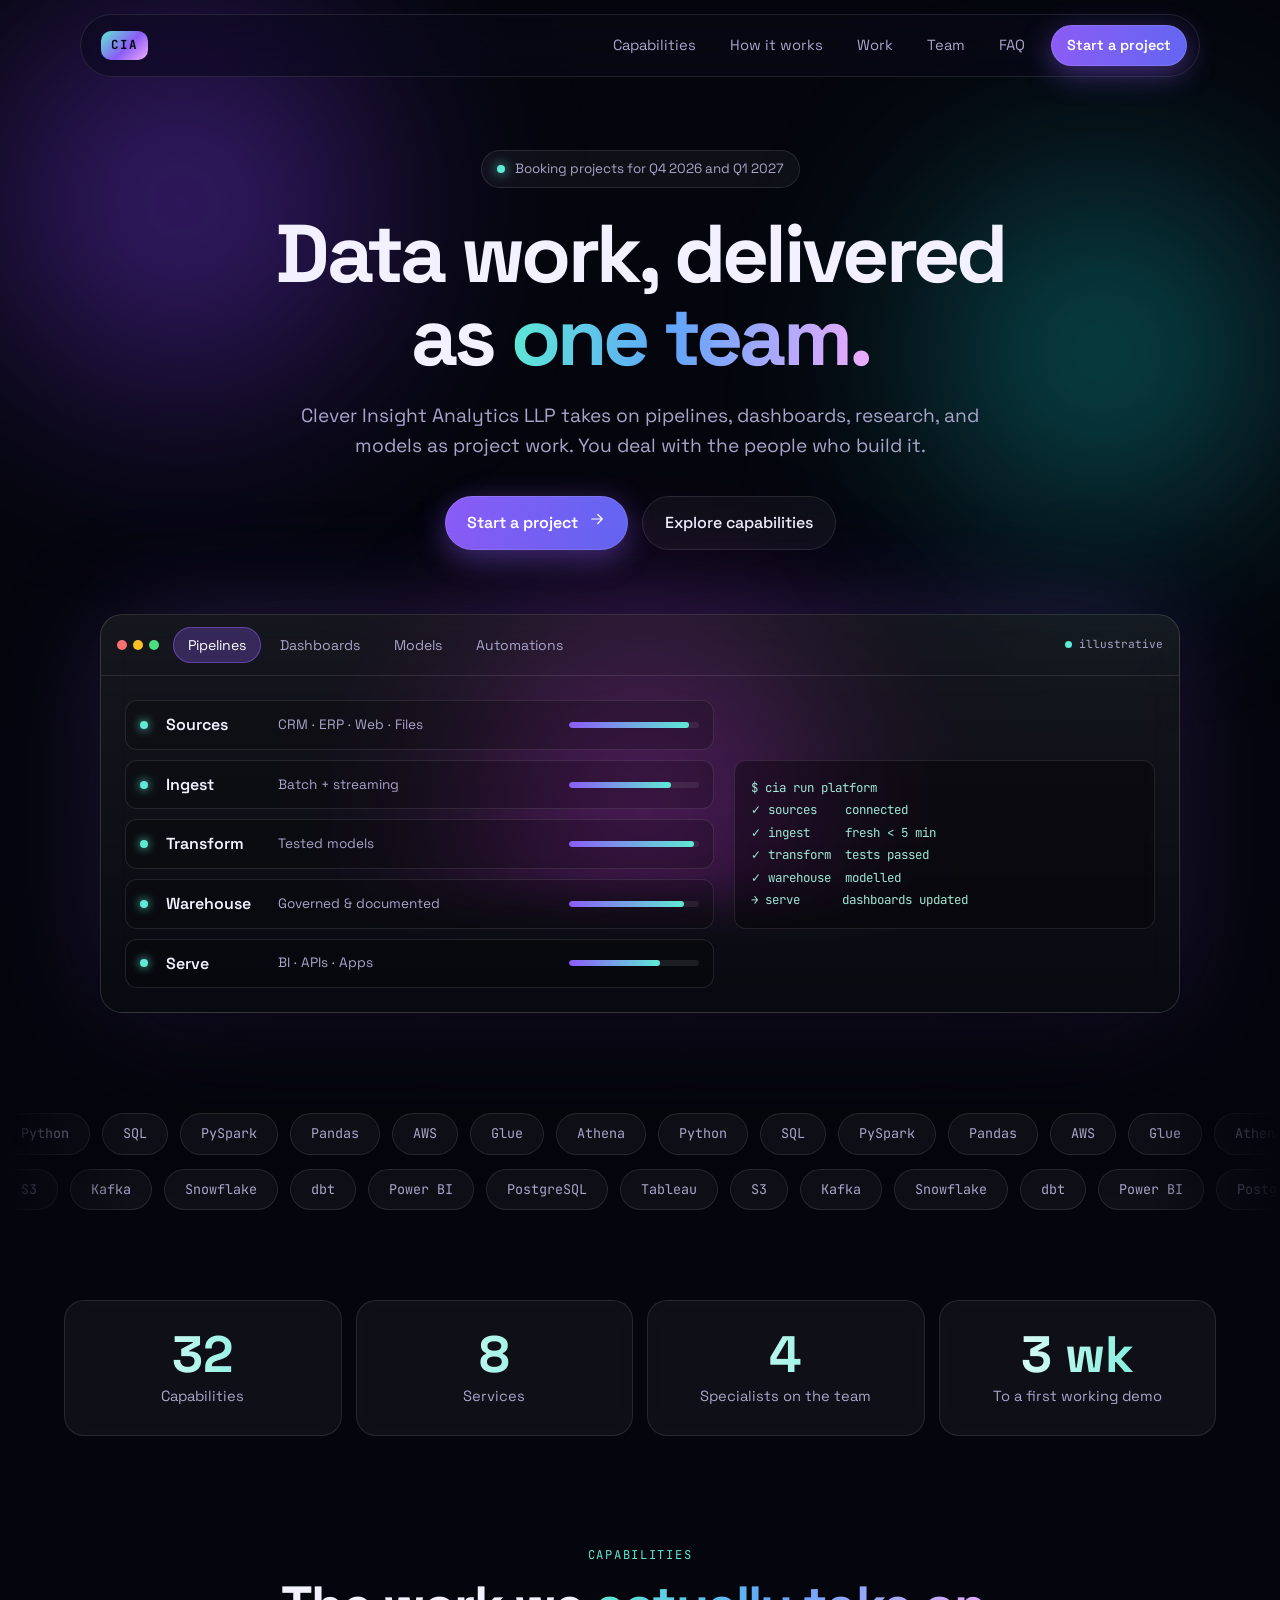
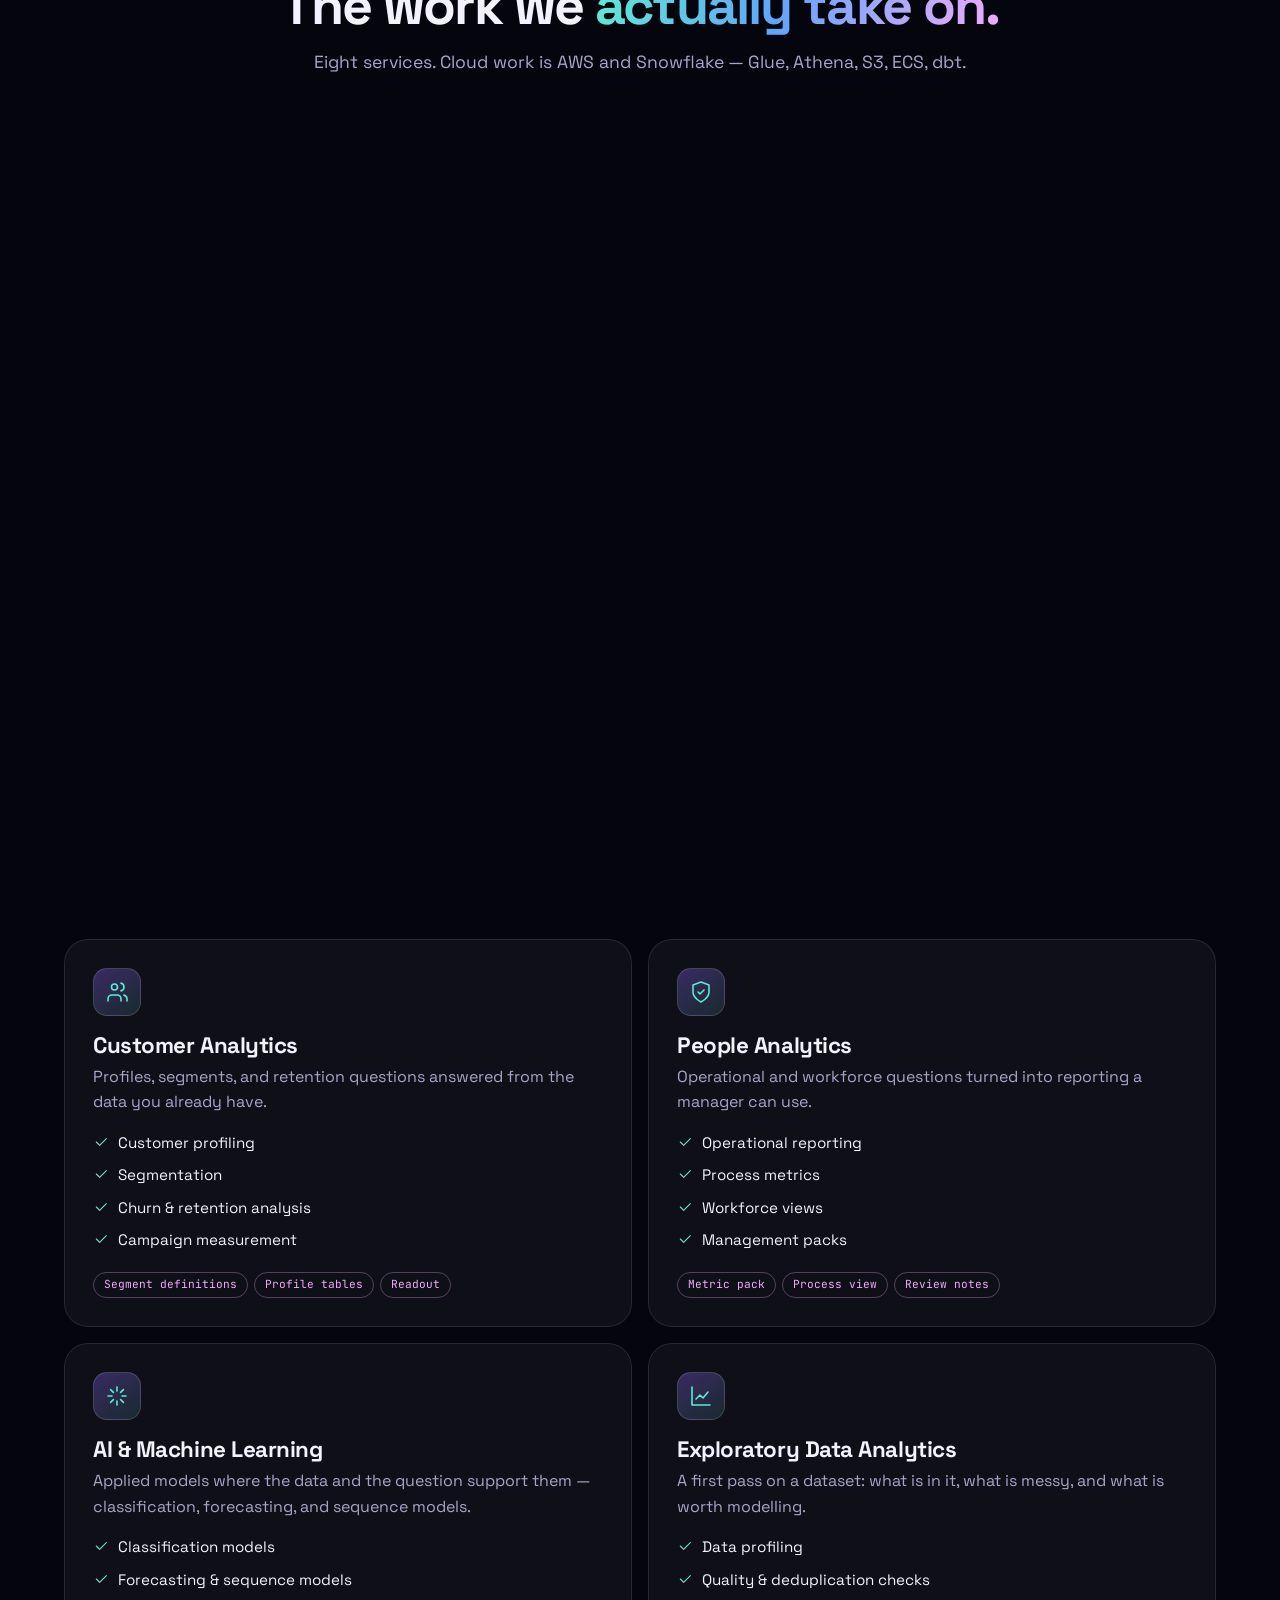
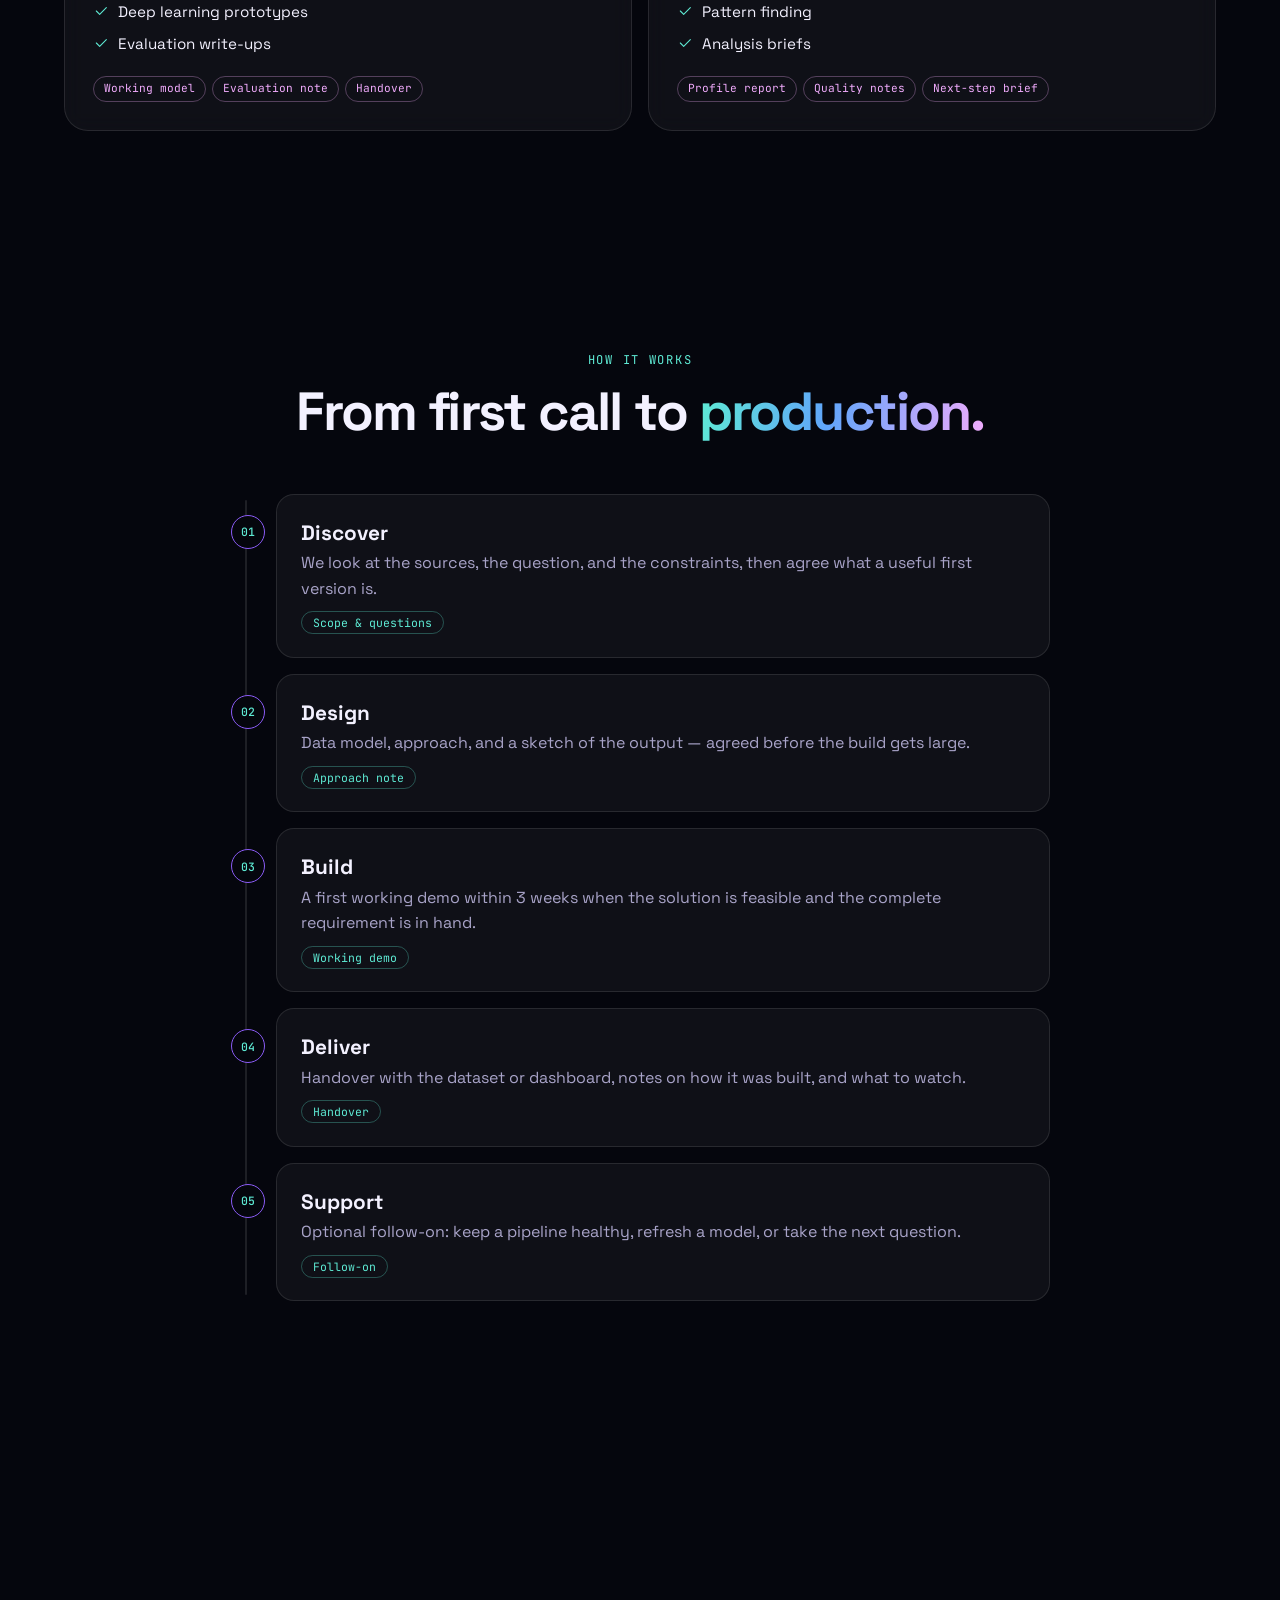
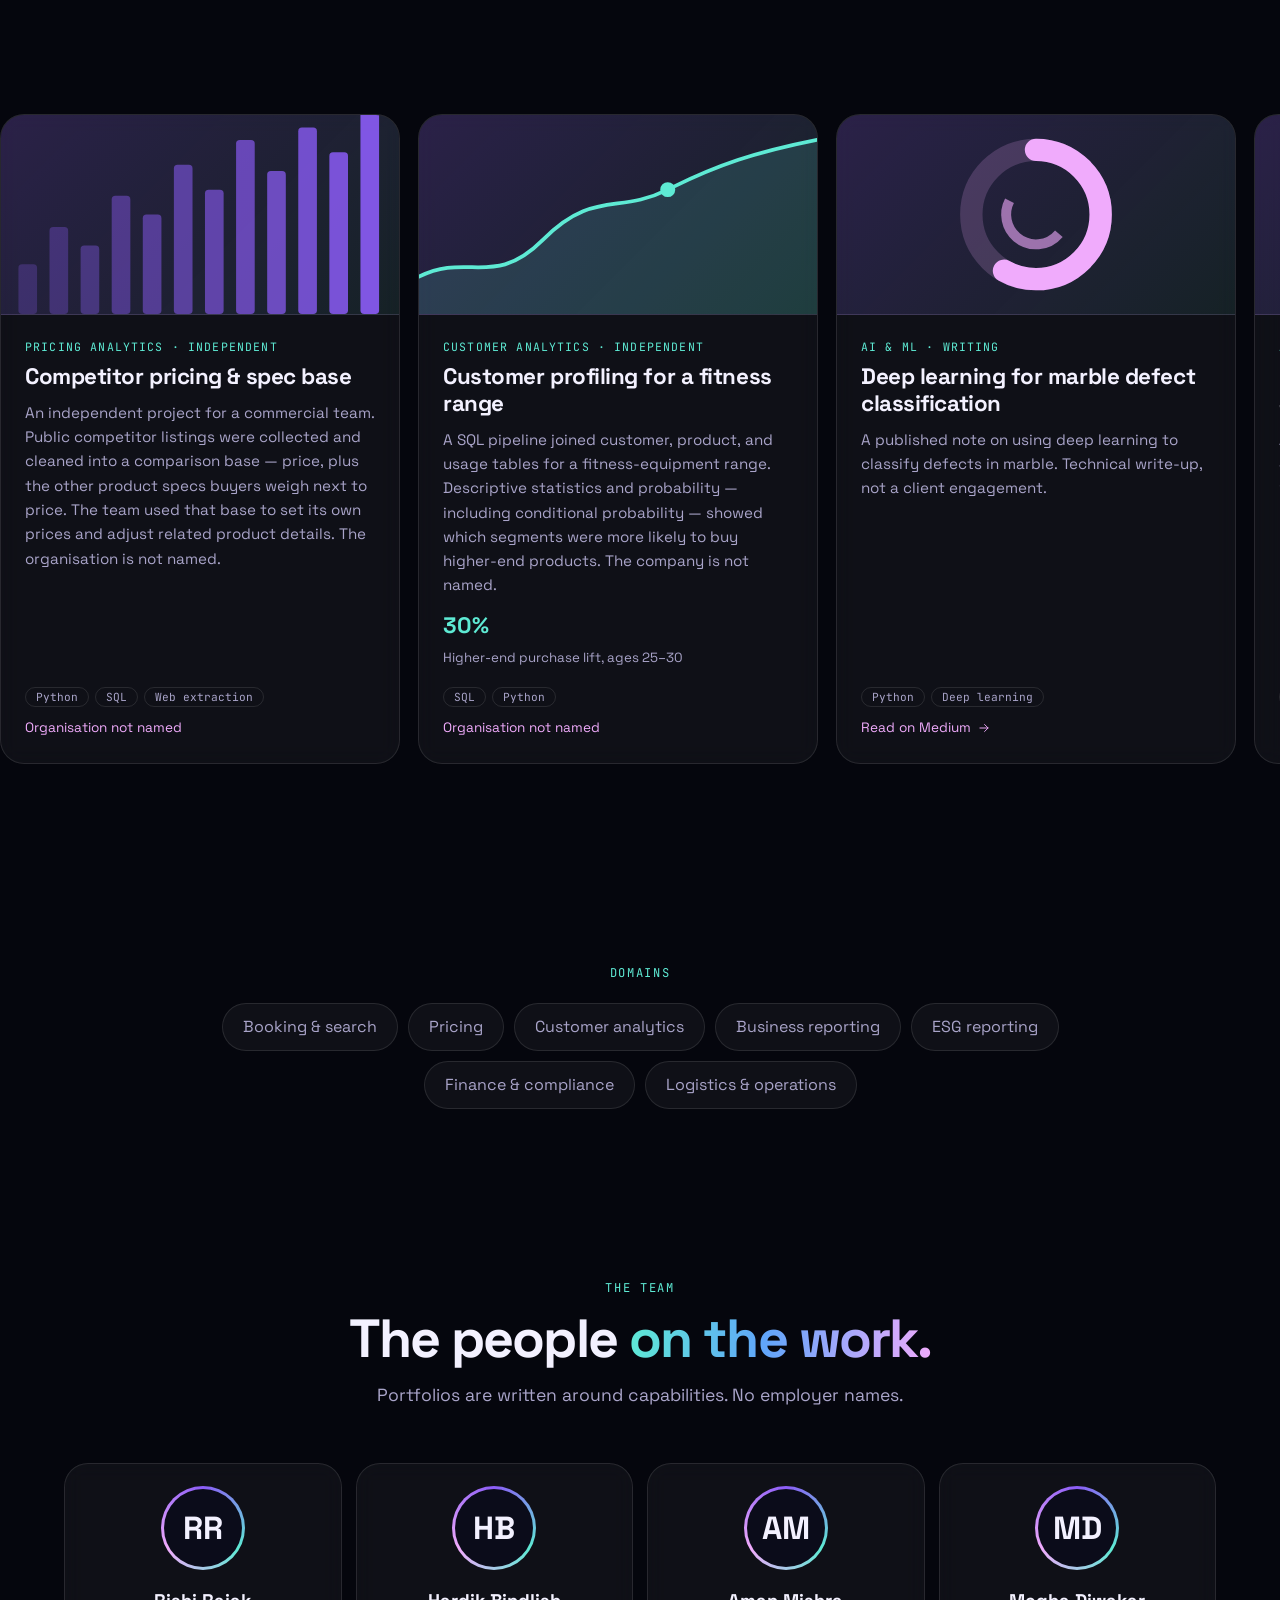
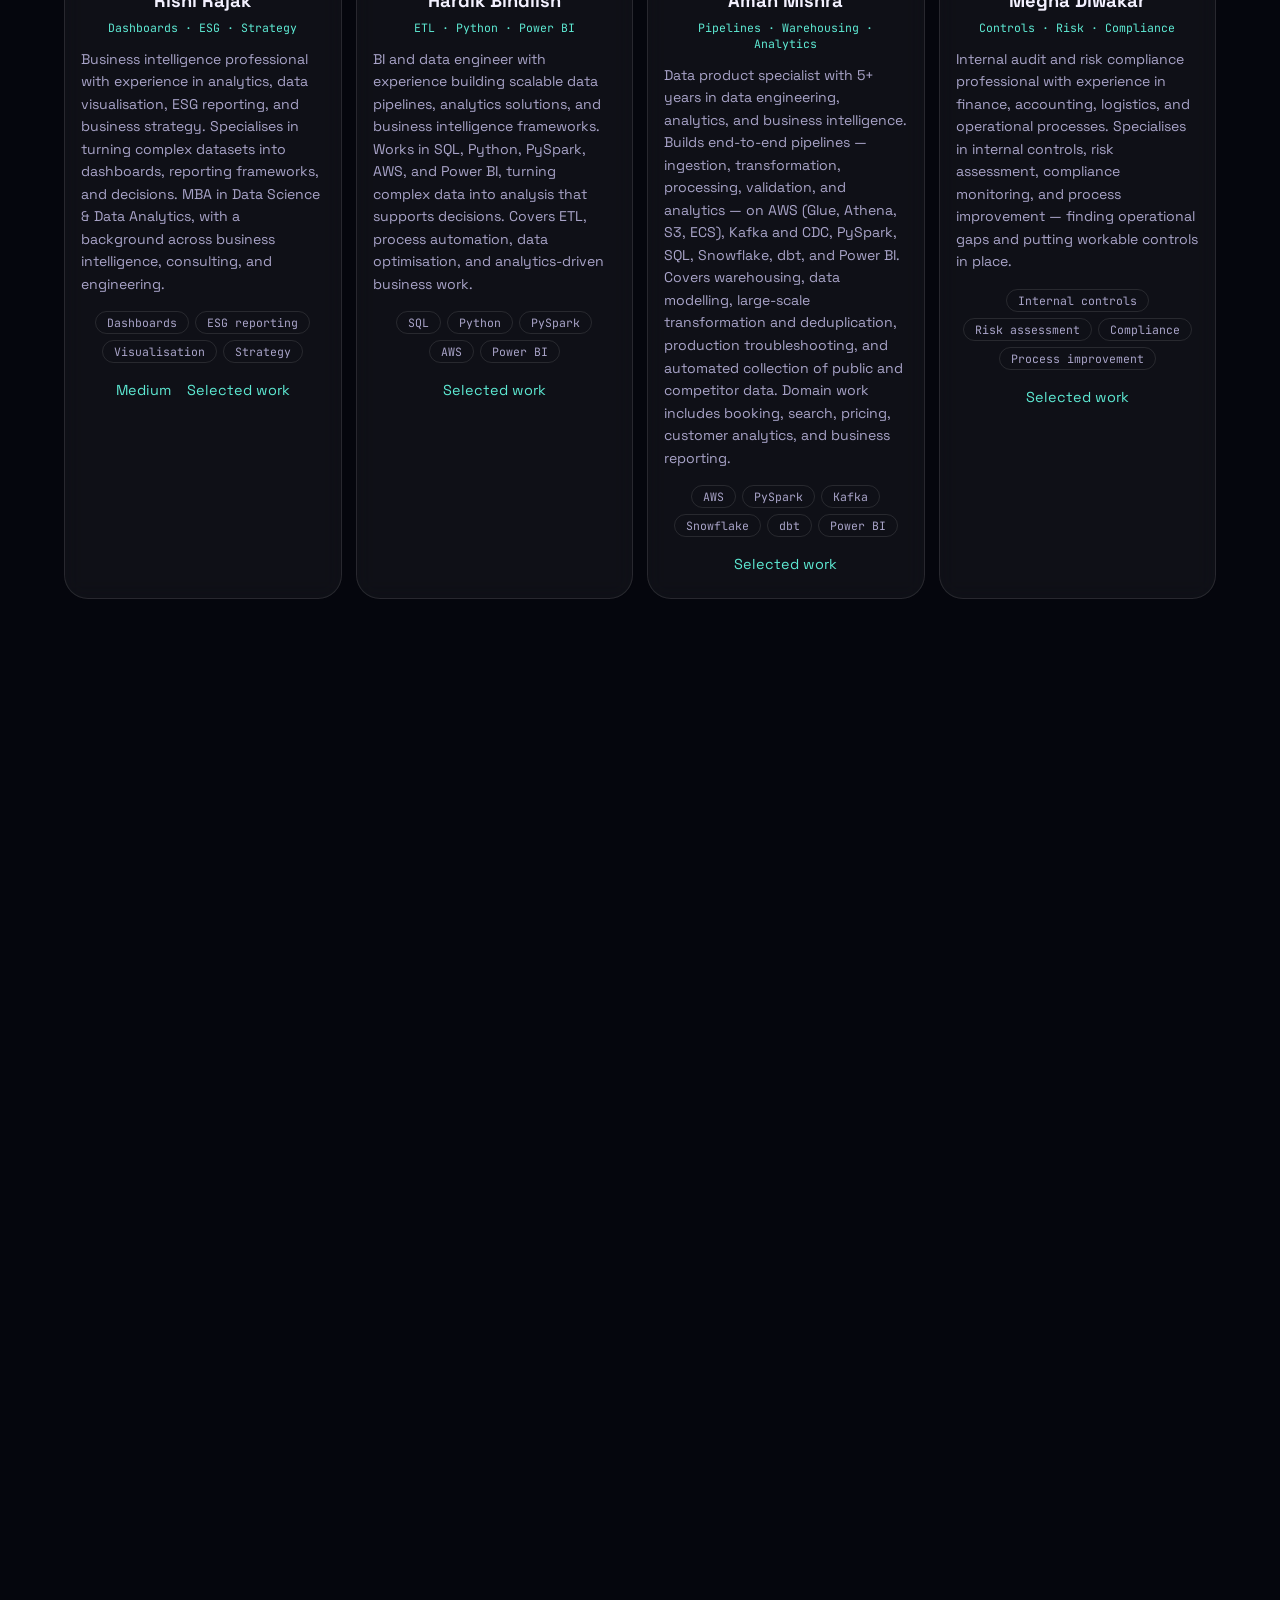
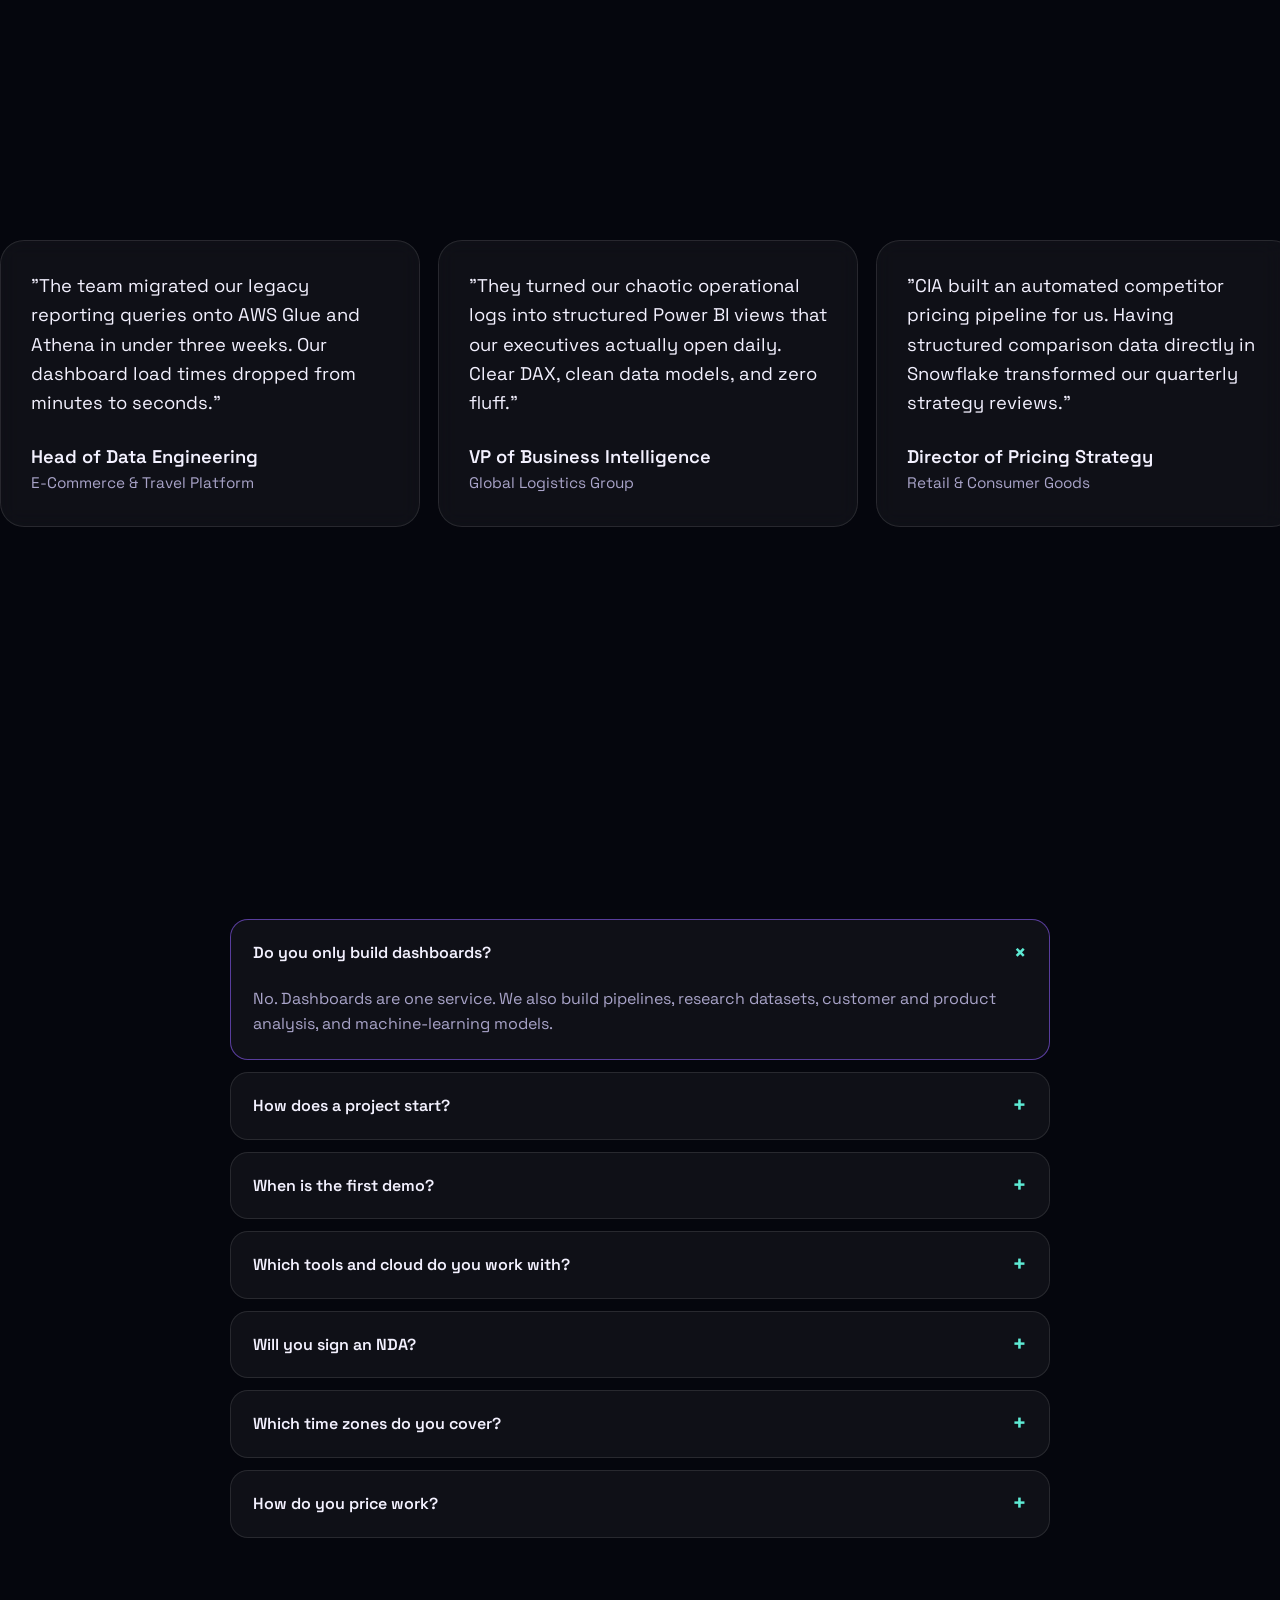
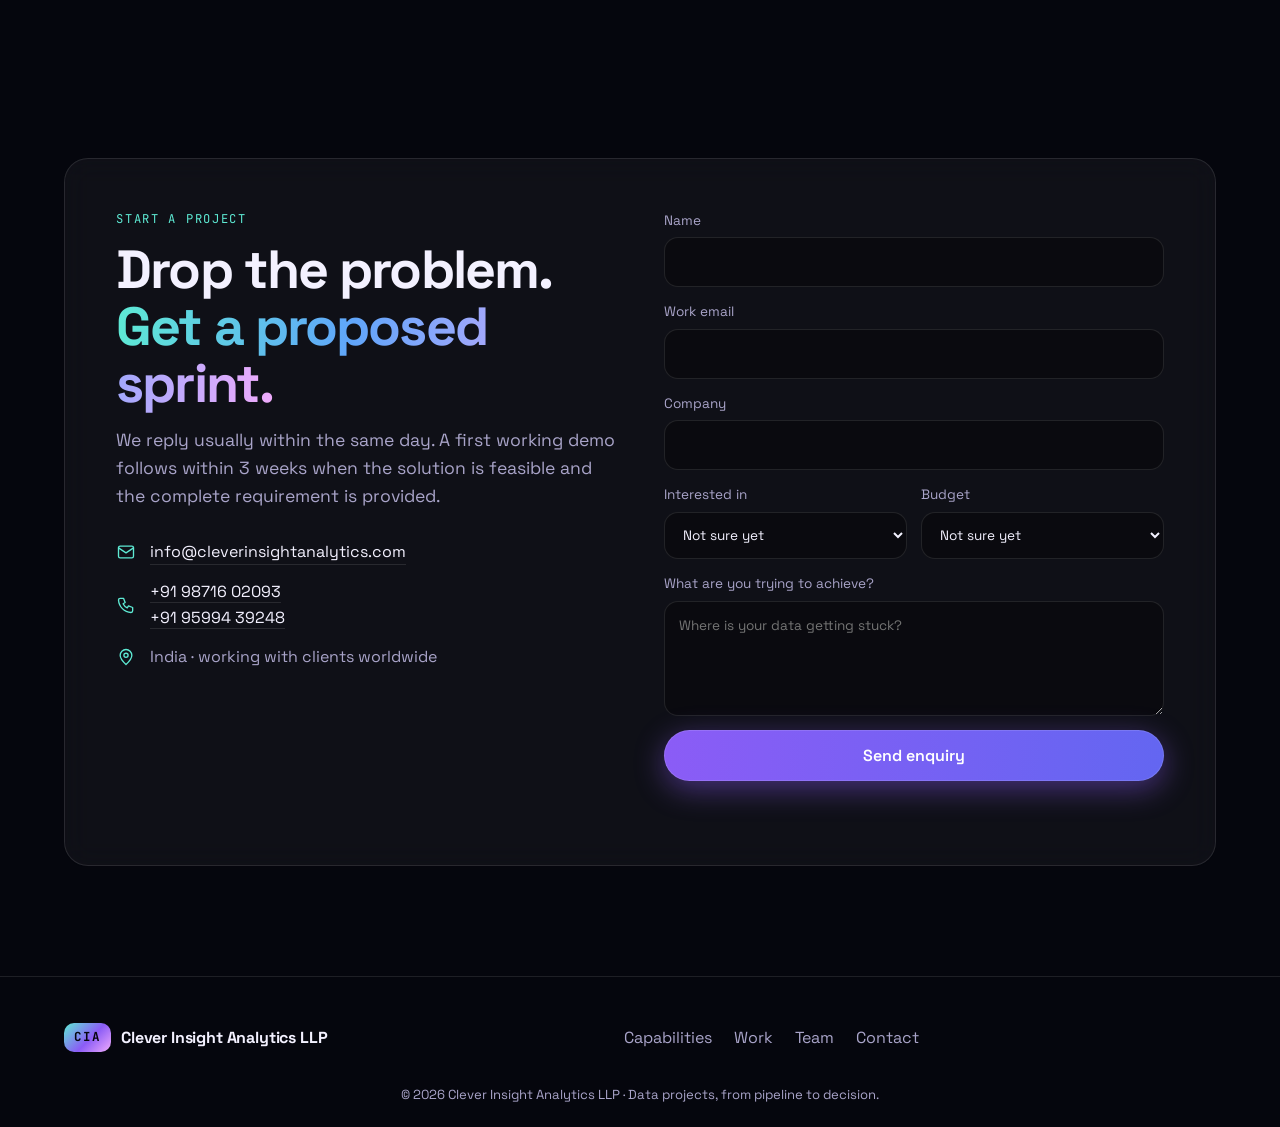
<file: index.html>
<!DOCTYPE html>
<html lang="en">
<head>
  <meta charset="UTF-8" />
  <meta name="viewport" content="width=device-width, initial-scale=1" />
  <title>Clever Insight Analytics LLP — Data projects, from pipeline to decision</title>
  <meta name="description" content="Clever Insight Analytics LLP takes on data engineering, dashboards, research, and machine learning as project work. AWS and Snowflake. First demo within 3 weeks when the brief is complete." />
  <meta name="theme-color" content="#05060d" />
  <meta property="og:type" content="website" />
  <meta property="og:title" content="Clever Insight Analytics LLP — Data work, delivered as one team." />
  <meta property="og:description" content="Pipelines, dashboards, research, and models. Client names are not published." />
  <meta name="twitter:card" content="summary_large_image" />
  <link rel="icon" href="data:image/svg+xml,%3Csvg xmlns='http://www.w3.org/2000/svg' viewBox='0 0 32 32'%3E%3Cdefs%3E%3ClinearGradient id='g' x1='0' y1='0' x2='1' y2='1'%3E%3Cstop stop-color='%238b5cf6'/%3E%3Cstop offset='1' stop-color='%235eead4'/%3E%3C/linearGradient%3E%3C/defs%3E%3Crect width='32' height='32' rx='8' fill='url(%23g)'/%3E%3Ctext x='16' y='21' font-size='10' font-family='Arial' font-weight='700' text-anchor='middle' fill='%2305060d'%3ECIA%3C/text%3E%3C/svg%3E" />
  <link rel="preconnect" href="https://fonts.googleapis.com" />
  <link rel="preconnect" href="https://fonts.gstatic.com" crossorigin />
  <link href="https://fonts.googleapis.com/css2?family=Space+Grotesk:wght@400;500;600;700&family=JetBrains+Mono:wght@400;500&display=swap" rel="stylesheet" />
  <link rel="stylesheet" href="./styles.css" />
</head>
<body>
  <a class="skip" href="#main">Skip to content</a>
  <div class="progress" aria-hidden="true"></div>
  <div class="aurora" aria-hidden="true"><i class="b1"></i><i class="b2"></i><i class="b3"></i></div>

  <header class="nav">
    <a class="brand" href="#top" aria-label="Clever Insight Analytics LLP — home"><span class="mark">CIA</span></a>
    <button class="menu-btn" type="button" aria-label="Toggle menu" aria-controls="links"><span></span><span></span></button>
    <nav class="links" id="links" aria-label="Primary">
      <a href="#capabilities">Capabilities</a>
      <a href="#how">How it works</a>
      <a href="#work">Work</a>
      <a href="#team">Team</a>
      <a href="#faq">FAQ</a>
      <a class="glow sm" href="#contact" data-book>Start a project</a>
    </nav>
  </header>

  <main id="main">
    <!-- HERO -->
    <section class="hero" id="top">
      <p class="chip" data-reveal><i></i><span id="status"></span></p>
      <h1 data-copy-html="title" data-reveal style="--d:.06s"></h1>
      <p class="lede" data-copy="lede" data-reveal style="--d:.12s"></p>
      <div class="cta" data-reveal style="--d:.18s">
        <a class="glow" href="#contact" data-book>Start a project <span id="ico-arrow"></span></a>
        <a class="ghost" href="#capabilities">Explore capabilities</a>
      </div>

      <!-- Interactive product mock (illustrative) -->
      <div class="app" id="app" data-reveal style="--d:.25s">
        <div class="app-top">
          <div class="dots"><span></span><span></span><span></span></div>
          <div class="app-tabs" role="tablist" aria-label="Platform preview">
            <button role="tab" aria-selected="true" aria-controls="pane-0" id="at-0">Pipelines</button>
            <button role="tab" aria-selected="false" aria-controls="pane-1" id="at-1" tabindex="-1">Dashboards</button>
            <button role="tab" aria-selected="false" aria-controls="pane-2" id="at-2" tabindex="-1">Models</button>
            <button role="tab" aria-selected="false" aria-controls="pane-3" id="at-3" tabindex="-1">Automations</button>
          </div>
          <span class="live"><i></i>illustrative</span>
        </div>
        <div class="app-body">
          <!-- 0 Pipelines -->
          <div class="pane on" id="pane-0" role="tabpanel" aria-labelledby="at-0">
            <div class="pl">
              <div class="pl-row"><span class="st"></span><b>Sources</b><em>CRM · ERP · Web · Files</em><div class="meter"><i style="--w:92%"></i></div></div>
              <div class="pl-row"><span class="st"></span><b>Ingest</b><em>Batch + streaming</em><div class="meter"><i style="--w:78%"></i></div></div>
              <div class="pl-row"><span class="st"></span><b>Transform</b><em>Tested models</em><div class="meter"><i style="--w:96%"></i></div></div>
              <div class="pl-row"><span class="st"></span><b>Warehouse</b><em>Governed &amp; documented</em><div class="meter"><i style="--w:88%"></i></div></div>
              <div class="pl-row"><span class="st"></span><b>Serve</b><em>BI · APIs · Apps</em><div class="meter"><i style="--w:70%"></i></div></div>
            </div>
            <pre class="log" aria-hidden="true">$ cia run platform
✓ sources    connected
✓ ingest     fresh &lt; 5 min
✓ transform  tests passed
✓ warehouse  modelled
→ serve      dashboards updated</pre>
          </div>
          <!-- 1 Dashboards -->
          <div class="pane" id="pane-1" role="tabpanel" aria-labelledby="at-1" hidden>
            <div class="kpis">
              <div><small>Revenue</small><b>$1.28M</b><em class="up">▲ 12.4%</em></div>
              <div><small>Active customers</small><b>8,420</b><em class="up">▲ 5.1%</em></div>
              <div><small>Churn</small><b>2.3%</b><em class="dn">▼ 0.4%</em></div>
              <div><small>Forecast accuracy</small><b>94%</b><em class="up">▲ 3 pts</em></div>
            </div>
            <div class="charts">
              <svg viewBox="0 0 360 150" aria-hidden="true" class="bars">
                <g fill="url(#gv)"><rect x="10" y="90" width="22" height="50" rx="5"/><rect x="48" y="70" width="22" height="70" rx="5"/><rect x="86" y="80" width="22" height="60" rx="5"/><rect x="124" y="50" width="22" height="90" rx="5"/><rect x="162" y="60" width="22" height="80" rx="5"/><rect x="200" y="30" width="22" height="110" rx="5"/><rect x="238" y="42" width="22" height="98" rx="5"/><rect x="276" y="18" width="22" height="122" rx="5"/><rect x="314" y="8" width="22" height="132" rx="5"/></g>
                <defs><linearGradient id="gv" x1="0" y1="0" x2="0" y2="1"><stop stop-color="#8b5cf6"/><stop offset="1" stop-color="#5eead4" stop-opacity=".5"/></linearGradient></defs>
              </svg>
              <svg viewBox="0 0 150 150" aria-hidden="true" class="donut">
                <circle cx="75" cy="75" r="52" class="d0"/><circle cx="75" cy="75" r="52" class="d1" pathLength="100"/><circle cx="75" cy="75" r="52" class="d2" pathLength="100"/>
                <text x="75" y="82" text-anchor="middle">74%</text>
              </svg>
            </div>
          </div>
          <!-- 2 Models -->
          <div class="pane" id="pane-2" role="tabpanel" aria-labelledby="at-2" hidden>
            <svg viewBox="0 0 560 190" class="fc" aria-hidden="true">
              <defs><linearGradient id="gf" x1="0" y1="0" x2="0" y2="1"><stop stop-color="#5eead4" stop-opacity=".35"/><stop offset="1" stop-color="#5eead4" stop-opacity="0"/></linearGradient></defs>
              <path class="band" d="M330 110 C380 95 430 80 550 50 L550 130 C430 130 380 120 330 118Z" fill="url(#gf)"/>
              <path class="hist" pathLength="1" d="M10 150 C40 140 60 160 90 130 S150 120 180 105 S240 120 270 95 S310 110 330 114"/>
              <path class="pred" pathLength="1" d="M330 114 C380 108 430 90 550 78"/>
              <line x1="330" y1="10" x2="330" y2="180" class="now"/>
              <text x="338" y="24">forecast →</text>
            </svg>
            <div class="mrow"><div><small>MAPE</small><b>6.1%</b></div><div><small>Drift</small><b>None</b></div><div><small>Last retrain</small><b>2 days ago</b></div><div><small>Serving</small><b>p95 &lt; 120 ms</b></div></div>
          </div>
          <!-- 3 Automations -->
          <div class="pane" id="pane-3" role="tabpanel" aria-labelledby="at-3" hidden>
            <div class="flowx">
              <div class="nd"><small>Trigger</small><b>New invoice</b></div><i class="ar"></i>
              <div class="nd"><small>Extract</small><b>AI parsing</b></div><i class="ar"></i>
              <div class="nd"><small>Validate</small><b>Rules + review</b></div><i class="ar"></i>
              <div class="nd"><small>Load</small><b>Warehouse + ERP</b></div><i class="ar"></i>
              <div class="nd hot"><small>Notify</small><b>Slack · Email</b></div>
            </div>
            <pre class="log" aria-hidden="true">14:02  invoice #4821  extracted
14:02  validation     passed
14:03  posted to ERP  ok
14:03  slack          #finance notified</pre>
          </div>
        </div>
      </div>
    </section>

    <!-- STACK -->
    <section class="stackrows" aria-label="Technologies we work with">
      <div class="marquee" id="stack1"></div>
      <div class="marquee rev" id="stack2"></div>
    </section>

    <!-- STATS -->
    <section class="stats wrap" id="stats" aria-label="At a glance"></section>

    <!-- CAPABILITIES -->
    <section class="sec" id="capabilities">
      <div class="wrap">
        <header class="sec-head center" data-reveal>
          <p class="eyebrow">Capabilities</p>
          <h2>The work we <span class="grad">actually take on.</span></h2>
          <p class="sub">Eight services. Cloud work is AWS and Snowflake — Glue, Athena, S3, ECS, dbt.</p>
        </header>
        <div class="bento" id="bento"></div>
      </div>
    </section>

    <!-- HOW -->
    <section class="sec" id="how">
      <div class="wrap narrow">
        <header class="sec-head center" data-reveal>
          <p class="eyebrow">How it works</p>
          <h2>From first call to <span class="grad">production.</span></h2>
        </header>
        <ol class="tl" id="tl"></ol>
      </div>
    </section>

    <!-- WORK -->
    <section class="sec" id="work">
      <div class="wrap">
        <header class="sec-head split" data-reveal>
          <div>
            <p class="eyebrow">Selected work</p>
            <h2>Selected <span class="grad">work.</span></h2>
            <p class="sub">Independent projects and published notes. Organisations are not named.</p>
          </div>
          <div class="arrows"><button type="button" class="ghost sq" id="prev" aria-label="Previous projects">←</button><button type="button" class="ghost sq" id="next" aria-label="Next projects">→</button></div>
        </header>
      </div>
      <div class="rail" id="rail" tabindex="0" aria-label="Projects"></div>
    </section>

    <!-- INDUSTRIES -->
    <section class="sec slim" id="industries">
      <div class="wrap center-t">
        <p class="eyebrow" data-reveal>Domains</p>
        <ul class="chipset" id="inds" data-reveal></ul>
      </div>
    </section>

    <!-- TEAM -->
    <section class="sec" id="team">
      <div class="wrap">
        <header class="sec-head center" data-reveal>
          <p class="eyebrow">The team</p>
          <h2>The people <span class="grad">on the work.</span></h2>
          <p class="sub">Portfolios are written around capabilities. No employer names.</p>
        </header>
        <div class="crew" id="crew"></div>
      </div>
    </section>

    <!-- ENGAGE -->
    <section class="sec" id="engage">
      <div class="wrap">
        <header class="sec-head center" data-reveal>
          <p class="eyebrow">Engagement models</p>
          <h2>Start small. <span class="grad">Scale when it works.</span></h2>
        </header>
        <div class="plans" id="plans"></div>
      </div>
    </section>

    <!-- TESTIMONIALS -->
    <section class="sec" id="voices" hidden>
      <div class="wrap">
        <header class="sec-head split" data-reveal>
          <div>
            <p class="eyebrow">Client voices</p>
            <h2>What clients <span class="grad">say.</span></h2>
          </div>
          <div class="arrows">
            <button type="button" class="ghost sq" id="prev-quote" aria-label="Previous testimonials">←</button>
            <button type="button" class="ghost sq" id="next-quote" aria-label="Next testimonials">→</button>
          </div>
        </header>
      </div>
      <div class="quotes" id="quotes" tabindex="0" aria-label="Testimonials"></div>
    </section>

    <!-- FAQ -->
    <section class="sec" id="faq">
      <div class="wrap narrow">
        <header class="sec-head center" data-reveal>
          <p class="eyebrow">FAQ</p>
          <h2>Good <span class="grad">questions.</span></h2>
        </header>
        <div class="faq" id="faq-list"></div>
      </div>
    </section>

    <!-- CONTACT -->
    <section class="sec" id="contact">
      <div class="wrap">
        <div class="glass big two" data-reveal>
          <div>
            <p class="eyebrow">Start a project</p>
            <h2>Drop the problem. <span class="grad">Get a proposed sprint.</span></h2>
            <p class="sub">We reply <span id="resp"></span>. A first working demo follows within 3 weeks when the solution is feasible and the complete requirement is provided.</p>
            <ul class="facts" id="facts"></ul>
          </div>
          <form class="contact-form" novalidate>
            <label>Name<input name="name" autocomplete="name" required /></label>
            <label>Work email<input name="email" type="email" autocomplete="email" required /></label>
            <label>Company<input name="company" autocomplete="organization" /></label>
            <div class="row">
              <label>Interested in<select name="service" id="service-select"></select></label>
              <label>Budget
                <select name="budget">
                  <option value="">Not sure yet</option>
                  <option>Under $2k</option>
                  <option>$2k – $10k</option>
                  <option>$10k – $30k</option>
                  <option>$30k+</option>
                </select>
              </label>
            </div>
            <label>What are you trying to achieve?<textarea name="message" rows="4" placeholder="Where is your data getting stuck?"></textarea></label>
            <input class="hp" name="company_site" tabindex="-1" autocomplete="off" aria-hidden="true" />
            <button class="glow" type="submit">Send enquiry</button>
            <p class="form-status" role="status" aria-live="polite"></p>
          </form>
        </div>
      </div>
    </section>
  </main>

  <footer class="foot">
    <div class="wrap foot-in">
      <a class="brand" href="#top"><span class="mark">CIA</span><span>Clever Insight Analytics LLP</span></a>
      <nav aria-label="Footer"><a href="#capabilities">Capabilities</a><a href="#work">Work</a><a href="#team">Team</a><a href="#contact">Contact</a></nav>
      <ul class="social" id="social"></ul>
    </div>
    <p class="legal">© <span data-year></span> Clever Insight Analytics LLP · <span id="foot-tag"></span></p>
  </footer>

  <script src="./content.js"></script>
  <script src="./lib.js"></script>
  <script src="./script.js"></script>
</body>
</html>
</file>
<file: styles.css>
@property --ang{syntax:"<angle>";inherits:false;initial-value:0deg}
:root{
  --bg:#05060d; --text:#f3f1ff; --muted:#a9a4c9; --line:rgba(255,255,255,.1); --glass:rgba(255,255,255,.045);
  --violet:#8b5cf6; --mint:#5eead4; --pink:#f0abfc; --blue:#60a5fa;
  --sans:"Space Grotesk",system-ui,sans-serif; --mono:"JetBrains Mono",ui-monospace,monospace;
}
*{box-sizing:border-box;margin:0;padding:0}
html{scroll-behavior:smooth;scroll-padding-top:96px}
body{font-family:var(--sans);background:var(--bg);color:var(--text);line-height:1.6;-webkit-font-smoothing:antialiased;overflow-x:hidden}
a{color:inherit;text-decoration:none}
ul,ol{list-style:none}
:focus-visible{outline:2px solid var(--mint);outline-offset:3px;border-radius:6px}
.skip{position:absolute;left:-999px;top:8px;background:var(--mint);color:#05060d;padding:8px 12px;z-index:100;border-radius:8px}
.skip:focus{left:8px}
.progress{position:fixed;left:0;top:0;height:2px;width:100%;background:linear-gradient(90deg,var(--violet),var(--mint),var(--pink));transform-origin:0 50%;transform:scaleX(0);z-index:90}
.ico{flex:none}
.wrap{width:min(1180px,90%);margin:0 auto}
.wrap.narrow{width:min(820px,90%)}
.grad{background:linear-gradient(95deg,var(--mint),var(--blue) 45%,var(--pink));-webkit-background-clip:text;background-clip:text;color:transparent}
h1 em{font-style:normal;background:linear-gradient(95deg,var(--mint),var(--blue) 45%,var(--pink));-webkit-background-clip:text;background-clip:text;color:transparent}

[data-reveal]{opacity:0;transform:translateY(22px) scale(.99);transition:opacity .8s ease,transform .8s cubic-bezier(.2,.7,.2,1);transition-delay:var(--d,0s)}
[data-reveal].in{opacity:1;transform:none}

/* aurora background */
.aurora{position:fixed;inset:0;z-index:-1;overflow:hidden;background:var(--bg)}
.aurora i{position:absolute;border-radius:50%;filter:blur(90px);opacity:.55;will-change:transform}
.b1{width:620px;height:620px;left:-10%;top:-12%;background:radial-gradient(circle,#7c3aed,transparent 65%);animation:f1 22s ease-in-out infinite alternate}
.b2{width:560px;height:560px;right:-8%;top:8%;background:radial-gradient(circle,#0ea5a4,transparent 65%);animation:f2 26s ease-in-out infinite alternate}
.b3{width:520px;height:520px;left:30%;bottom:-18%;background:radial-gradient(circle,#c026d3,transparent 65%);opacity:.35;animation:f3 30s ease-in-out infinite alternate}
@keyframes f1{to{transform:translate(18vw,14vh) scale(1.2)}}
@keyframes f2{to{transform:translate(-16vw,20vh) scale(.9)}}
@keyframes f3{to{transform:translate(-20vw,-14vh) scale(1.15)}}

/* nav */
.nav{position:fixed;top:14px;left:50%;transform:translateX(-50%);width:min(1120px,94%);z-index:80;display:flex;align-items:center;justify-content:space-between;padding:10px 12px 10px 20px;background:rgba(10,10,22,.55);backdrop-filter:blur(18px) saturate(1.4);border:1px solid var(--line);border-radius:999px}
.brand{display:flex;align-items:center;gap:10px;font-weight:700;letter-spacing:-.01em}
.mark{font-family:var(--mono);font-weight:700;font-size:.78rem;letter-spacing:.16em;line-height:1;padding:8px 10px;border-radius:10px;color:#05060d;background:linear-gradient(135deg,var(--mint),var(--violet) 55%,var(--pink))}
.links{display:flex;align-items:center;gap:6px}
.links a:not(.glow){padding:8px 14px;border-radius:999px;color:var(--muted);font-size:.92rem;transition:.2s}
.links a:not(.glow):hover{color:var(--text);background:rgba(255,255,255,.07)}
.menu-btn{display:none;width:42px;height:42px;border:1px solid var(--line);border-radius:50%;background:transparent;cursor:pointer;position:relative}
.menu-btn span{position:absolute;left:12px;right:12px;height:2px;background:var(--text);transition:.25s}
.menu-btn span:first-child{top:16px}.menu-btn span:last-child{top:24px}
.menu-btn[aria-expanded="true"] span:first-child{top:20px;transform:rotate(45deg)}
.menu-btn[aria-expanded="true"] span:last-child{top:20px;transform:rotate(-45deg)}

.glow{display:inline-flex;align-items:center;justify-content:center;gap:10px;background:linear-gradient(95deg,var(--violet),#6366f1);color:#fff;padding:13px 22px;border:0;border-radius:999px;font:inherit;font-weight:600;cursor:pointer;box-shadow:0 0 0 1px rgba(255,255,255,.12) inset,0 8px 30px rgba(139,92,246,.45);transition:transform .25s,box-shadow .25s}
.glow:hover{transform:translateY(-2px);box-shadow:0 0 0 1px rgba(255,255,255,.2) inset,0 12px 44px rgba(139,92,246,.7)}
.glow.sm{padding:9px 16px;font-size:.9rem;margin-left:6px}
.ghost{display:inline-flex;align-items:center;justify-content:center;gap:8px;padding:13px 22px;border-radius:999px;border:1px solid var(--line);background:var(--glass);color:var(--text);font:inherit;font-weight:500;cursor:pointer;backdrop-filter:blur(8px);transition:.25s}
.ghost:hover{border-color:rgba(255,255,255,.35);background:rgba(255,255,255,.09)}
.ghost.sq{width:46px;height:46px;padding:0;font-size:1.2rem}

/* hero */
.hero{width:min(1080px,92%);margin:0 auto;padding:150px 0 70px;text-align:center}
.chip{display:inline-flex;align-items:center;gap:10px;padding:7px 15px;border-radius:999px;border:1px solid var(--line);background:var(--glass);font-size:.84rem;color:var(--muted);position:relative;overflow:hidden}
.chip::after{content:"";position:absolute;inset:0;background:linear-gradient(100deg,transparent 30%,rgba(255,255,255,.18) 50%,transparent 70%);transform:translateX(-100%);animation:shine 4.5s 1s infinite}
@keyframes shine{to{transform:translateX(100%)}}
.chip i{width:8px;height:8px;border-radius:50%;background:var(--mint);box-shadow:0 0 12px var(--mint)}
h1{font-size:clamp(2.7rem,6.4vw,5.4rem);line-height:1.02;letter-spacing:-.045em;margin:24px auto 22px;max-width:15ch;font-weight:700}
.lede{color:var(--muted);font-size:1.2rem;max-width:58ch;margin:0 auto}
.cta{display:flex;gap:14px;justify-content:center;flex-wrap:wrap;margin-top:34px}

/* product mock */
.app{margin:64px auto 0;text-align:left;border-radius:22px;border:1px solid rgba(255,255,255,.14);background:linear-gradient(180deg,rgba(255,255,255,.07),rgba(255,255,255,.02));backdrop-filter:blur(22px);box-shadow:0 50px 140px -30px rgba(0,0,0,.8),0 0 120px -20px rgba(139,92,246,.35);overflow:hidden}
.app-top{display:flex;align-items:center;gap:14px;padding:12px 16px;border-bottom:1px solid var(--line)}
.dots{display:flex;gap:6px}
.dots span{width:10px;height:10px;border-radius:50%;background:#3b3f5c}
.dots span:nth-child(1){background:#f87171}.dots span:nth-child(2){background:#fbbf24}.dots span:nth-child(3){background:#4ade80}
.app-tabs{display:flex;gap:4px;flex:1;overflow-x:auto;scrollbar-width:none}
.app-tabs button{font:inherit;font-size:.88rem;padding:7px 15px;border-radius:999px;border:0;background:transparent;color:var(--muted);cursor:pointer;white-space:nowrap;transition:.25s}
.app-tabs button:hover{color:var(--text)}
.app-tabs button[aria-selected="true"]{background:rgba(139,92,246,.28);color:#fff;box-shadow:0 0 0 1px rgba(139,92,246,.5) inset}
.live{font-family:var(--mono);font-size:.7rem;color:var(--muted);display:flex;align-items:center;gap:7px;white-space:nowrap}
.live i{width:7px;height:7px;border-radius:50%;background:var(--mint);animation:blink 1.6s infinite}
@keyframes blink{50%{opacity:.25}}
.app-body{padding:24px;min-height:310px}
.pane{display:none}
.pane.on{display:grid;gap:20px;animation:paneIn .5s ease}
@keyframes paneIn{from{opacity:0;transform:translateY(8px)}to{opacity:1;transform:none}}
#pane-0.on{grid-template-columns:1.4fr 1fr;align-items:center}
.pl{display:grid;gap:10px}
.pl-row{display:grid;grid-template-columns:14px 100px 1fr 130px;gap:12px;align-items:center;padding:11px 14px;border:1px solid var(--line);border-radius:12px;background:rgba(0,0,0,.2)}
.st{width:8px;height:8px;border-radius:50%;background:var(--mint);box-shadow:0 0 10px var(--mint)}
.pl-row b{font-weight:600}
.pl-row em{font-style:normal;color:var(--muted);font-size:.85rem}
.meter{height:6px;border-radius:99px;background:rgba(255,255,255,.08);overflow:hidden}
.meter i{display:block;height:100%;width:0;border-radius:99px;background:linear-gradient(90deg,var(--violet),var(--mint))}
.pane.on .meter i{animation:grow 1.2s .15s cubic-bezier(.2,.7,.2,1) forwards}
@keyframes grow{to{width:var(--w)}}
.log{font-family:var(--mono);font-size:.78rem;color:#9fe9d6;background:rgba(0,0,0,.35);border:1px solid var(--line);border-radius:12px;padding:16px;line-height:1.8;white-space:pre-wrap}
.kpis{display:grid;grid-template-columns:repeat(4,1fr);gap:12px}
.kpis div,.mrow div{padding:14px;border:1px solid var(--line);border-radius:12px;background:rgba(0,0,0,.2)}
.kpis small,.mrow small,.nd small{display:block;color:var(--muted);font-size:.74rem;text-transform:uppercase;letter-spacing:.08em}
.kpis b,.mrow b{font-size:1.45rem;display:block}
.up{color:var(--mint);font-style:normal;font-size:.82rem}.dn{color:var(--pink);font-style:normal;font-size:.82rem}
.charts{display:grid;grid-template-columns:1fr 200px;gap:16px;align-items:center}
.bars{width:100%;height:auto}
.bars rect{transform-box:fill-box;transform-origin:bottom;transform:scaleY(0)}
.pane.on .bars rect{animation:up .8s cubic-bezier(.2,.7,.2,1) forwards}
.bars rect:nth-child(2){animation-delay:.06s!important}.bars rect:nth-child(3){animation-delay:.12s!important}.bars rect:nth-child(4){animation-delay:.18s!important}.bars rect:nth-child(5){animation-delay:.24s!important}.bars rect:nth-child(6){animation-delay:.3s!important}.bars rect:nth-child(7){animation-delay:.36s!important}.bars rect:nth-child(8){animation-delay:.42s!important}.bars rect:nth-child(9){animation-delay:.48s!important}
@keyframes up{to{transform:scaleY(1)}}
.donut{width:150px;height:150px;margin:auto}
.donut circle{fill:none;stroke-width:14}
.donut .d0{stroke:rgba(255,255,255,.08)}
.donut .d1{stroke:var(--violet);stroke-dasharray:0 100;stroke-linecap:round;transform:rotate(-90deg);transform-origin:center}
.donut .d2{stroke:var(--mint);stroke-dasharray:0 100;stroke-dashoffset:-48;stroke-linecap:round;transform:rotate(-90deg);transform-origin:center}
.pane.on .donut .d1{animation:ring1 1.2s .2s forwards}
.pane.on .donut .d2{animation:ring2 1.2s .5s forwards}
@keyframes ring1{to{stroke-dasharray:46 100}}
@keyframes ring2{to{stroke-dasharray:28 100}}
.donut text{fill:var(--text);font:700 26px var(--sans)}
.fc{width:100%;height:auto}
.fc .hist,.fc .pred{fill:none;stroke-width:3;stroke-linecap:round;stroke-dasharray:1;stroke-dashoffset:1}
.fc .hist{stroke:var(--violet)}
.fc .pred{stroke:var(--mint);stroke-dasharray:.04 .03}
.pane.on .fc .hist{animation:draw 1.4s forwards}
.pane.on .fc .pred{stroke-dashoffset:0;opacity:0;animation:fadeIn .8s 1.2s forwards}
@keyframes draw{to{stroke-dashoffset:0}}
@keyframes fadeIn{to{opacity:1}}
.fc .now{stroke:rgba(255,255,255,.25);stroke-dasharray:4 5}
.fc text{fill:var(--muted);font:11px var(--mono)}
.mrow{display:grid;grid-template-columns:repeat(4,1fr);gap:12px}
.mrow b{font-size:1.15rem}
.flowx{display:flex;align-items:center;gap:8px;flex-wrap:wrap;justify-content:center;padding:6px 0}
.nd{padding:14px 18px;border:1px solid var(--line);border-radius:14px;background:rgba(0,0,0,.25);min-width:130px}
.nd b{font-size:1rem}
.nd.hot{border-color:rgba(94,234,212,.6);box-shadow:0 0 30px rgba(94,234,212,.2)}
.ar{width:34px;height:2px;background:linear-gradient(90deg,var(--violet),var(--mint));position:relative;overflow:hidden}
.ar::after{content:"";position:absolute;inset:0;background:#fff;width:10px;animation:go 1.6s linear infinite;opacity:.8}
@keyframes go{from{transform:translateX(-12px)}to{transform:translateX(36px)}}

/* stack */
.stackrows{padding:30px 0;display:grid;gap:14px}
.marquee{overflow:hidden;mask-image:linear-gradient(90deg,transparent,#000 10%,#000 90%,transparent);-webkit-mask-image:linear-gradient(90deg,transparent,#000 10%,#000 90%,transparent)}
.track{display:flex;gap:12px;width:max-content;animation:slide 55s linear infinite}
.marquee.rev .track{animation-direction:reverse;animation-duration:70s}
.marquee:hover .track{animation-play-state:paused}
.track span{padding:9px 20px;border:1px solid var(--line);border-radius:999px;background:var(--glass);color:var(--muted);font-family:var(--mono);font-size:.84rem;white-space:nowrap}
@keyframes slide{to{transform:translateX(calc(-50% - 6px))}}

/* stats */
.stats{display:grid;grid-template-columns:repeat(4,1fr);gap:14px;margin-top:60px}
.stat{padding:26px;border:1px solid var(--line);border-radius:20px;background:var(--glass);backdrop-filter:blur(10px);text-align:center}
.stat b{display:block;font-size:clamp(2.2rem,4vw,3.4rem);line-height:1.1;background:linear-gradient(95deg,#fff,var(--mint));-webkit-background-clip:text;background-clip:text;color:transparent}
.stat span.l{color:var(--muted);font-size:.92rem}

/* sections */
.sec{padding:110px 0}
.sec.slim{padding:60px 0}
.sec-head{max-width:720px;margin-bottom:54px}
.sec-head.center{margin-inline:auto;text-align:center}
.sec-head.split{max-width:none;display:flex;justify-content:space-between;align-items:flex-end;gap:20px;width:min(1180px,90%);margin:0 auto 40px}
.arrows{display:flex;gap:10px}
.eyebrow{font-family:var(--mono);color:var(--mint);font-size:.76rem;letter-spacing:.14em;text-transform:uppercase}
h2{font-size:clamp(2rem,4.2vw,3.5rem);line-height:1.06;letter-spacing:-.035em;margin:12px 0 14px;font-weight:700}
.sub{color:var(--muted);font-size:1.1rem}
.center-t{text-align:center}

/* spotlight glass cards */
.spot{position:relative;overflow:hidden}
.spot::before{content:"";position:absolute;inset:0;pointer-events:none;background:radial-gradient(420px circle at var(--mx,50%) var(--my,50%),rgba(139,92,246,.22),transparent 45%);opacity:0;transition:opacity .35s}
.spot:hover::before{opacity:1}
.spot::after{content:"";position:absolute;inset:0;border-radius:inherit;padding:1px;pointer-events:none;background:radial-gradient(300px circle at var(--mx,50%) var(--my,50%),rgba(94,234,212,.8),transparent 45%);-webkit-mask:linear-gradient(#000 0 0) content-box,linear-gradient(#000 0 0);-webkit-mask-composite:xor;mask-composite:exclude;opacity:0;transition:opacity .35s}
.spot:hover::after{opacity:1}
.glass{border:1px solid var(--line);border-radius:24px;background:var(--glass);backdrop-filter:blur(14px)}

/* bento */
.bento{display:grid;grid-template-columns:repeat(6,1fr);gap:16px}
.bc{padding:28px;border:1px solid var(--line);border-radius:24px;background:var(--glass);backdrop-filter:blur(10px);grid-column:span 3;display:flex;flex-direction:column;gap:12px;transition:transform .35s}
.bc:hover{transform:translateY(-5px)}
.bic{width:48px;height:48px;border-radius:14px;display:grid;place-items:center;color:var(--mint);background:linear-gradient(145deg,rgba(139,92,246,.35),rgba(94,234,212,.12));border:1px solid rgba(255,255,255,.14)}
.bc h3{font-size:1.4rem;letter-spacing:-.02em}
.bc p{color:var(--muted)}
.bc ul{display:grid;gap:8px;margin-top:4px}
.bc li{display:flex;gap:9px;font-size:.95rem}
.bc li .ico{color:var(--mint);margin-top:3px}
.outr{display:flex;gap:6px;flex-wrap:wrap;margin-top:auto;padding-top:8px}
.outr span{font-family:var(--mono);font-size:.7rem;color:var(--pink);border:1px solid rgba(240,171,252,.3);border-radius:99px;padding:3px 10px}

/* timeline */
.tl{position:relative;padding-left:46px;--p:0}
.tl::before{content:"";position:absolute;left:15px;top:6px;bottom:6px;width:2px;background:var(--line);border-radius:2px}
.tl::after{content:"";position:absolute;left:15px;top:6px;width:2px;height:calc((100% - 12px) * var(--p));background:linear-gradient(var(--violet),var(--mint));box-shadow:0 0 18px var(--mint);border-radius:2px}
.tl li{position:relative;padding:22px 24px;margin-bottom:16px;border:1px solid var(--line);border-radius:18px;background:var(--glass)}
.tl li::before{content:attr(data-n);position:absolute;left:-46px;top:20px;width:32px;height:32px;border-radius:50%;background:var(--bg);border:1px solid var(--violet);display:grid;place-items:center;font:500 .72rem var(--mono);color:var(--mint)}
.tl li.hit::before{background:var(--violet);color:#fff;box-shadow:0 0 22px var(--violet)}
.tl h3{font-size:1.3rem}
.tl p{color:var(--muted)}
.tl .o{display:inline-block;margin-top:10px;font:.72rem var(--mono);color:var(--mint);border:1px solid rgba(94,234,212,.3);border-radius:99px;padding:3px 11px}

/* rail / project & testimonial rails */
.rail{display:flex;gap:18px;overflow-x:auto;scroll-snap-type:x mandatory;padding:6px max(5vw,calc((100vw - 1180px)/2)) 30px;scrollbar-width:none}
.rail::-webkit-scrollbar{display:none}
.pj{flex:0 0 min(400px,82vw);scroll-snap-align:start;border:1px solid var(--line);border-radius:24px;background:var(--glass);backdrop-filter:blur(10px);display:flex;flex-direction:column;transition:transform .35s}
.pj:hover{transform:translateY(-6px)}
.cover{height:200px;color:var(--violet);background:linear-gradient(135deg,rgba(139,92,246,.22),rgba(94,234,212,.08));border-bottom:1px solid var(--line);overflow:hidden}
.pj:nth-child(3n+2) .cover{color:var(--mint)}
.pj:nth-child(3n) .cover{color:var(--pink)}
.cover svg{width:100%;height:100%;transition:transform .7s}
.pj:hover .cover svg{transform:scale(1.08)}
.pb{padding:24px;display:flex;flex-direction:column;gap:10px;flex:1}
.cat{font:.72rem var(--mono);color:var(--mint);text-transform:uppercase;letter-spacing:.1em}
.pb h3{font-size:1.4rem;line-height:1.2;letter-spacing:-.02em}
.pb p{color:var(--muted);font-size:.95rem}
.stk{display:flex;gap:6px;flex-wrap:wrap;margin-top:auto;padding-top:8px}
.stk span{font:.7rem var(--mono);color:var(--muted);border:1px solid var(--line);border-radius:99px;padding:2px 10px}
.soon{font-size:.85rem;color:var(--pink);display:inline-flex;align-items:center;gap:6px}
.mets{display:flex;gap:20px}.mets b{display:block;font-size:1.4rem;color:var(--mint)}.mets small{color:var(--muted)}

/* chips */
.chipset{display:flex;flex-wrap:wrap;gap:10px;justify-content:center;margin-top:20px;max-width:900px;margin-inline:auto}
.chipset li{padding:10px 20px;border-radius:999px;border:1px solid var(--line);background:var(--glass);color:var(--muted);transition:.25s}
.chipset li:hover{color:#fff;border-color:var(--violet);box-shadow:0 0 24px rgba(139,92,246,.35)}

/* crew */
.crew{display:grid;grid-template-columns:repeat(4,minmax(0,1fr));gap:14px;align-items:stretch}
.member{padding:22px 16px;border:1px solid var(--line);border-radius:24px;background:var(--glass);backdrop-filter:blur(10px);text-align:center;transition:transform .35s;display:flex;flex-direction:column}
.member:hover{transform:translateY(-6px)}
.avatar{width:84px;height:84px;margin:0 auto 16px;border-radius:50%;padding:3px;background:conic-gradient(from var(--ang),var(--violet),var(--mint),var(--pink),var(--violet));animation:rot 6s linear infinite}
@keyframes rot{to{--ang:360deg}}
.avatar>div{width:100%;height:100%;border-radius:50%;background:#0b0c1a;display:grid;place-items:center;font-size:2rem;font-weight:700;overflow:hidden}
.avatar img{width:100%;height:100%;object-fit:cover}
.member h3{font-size:1.15rem}
.role{color:var(--mint);font:.72rem var(--mono);margin:4px 0 12px;line-height:1.4}
.member p{color:var(--muted);font-size:.88rem;text-align:left}
.skills{display:flex;gap:6px;flex-wrap:wrap;justify-content:center;margin:16px 0}
.skills span{font:.72rem var(--mono);border:1px solid var(--line);border-radius:99px;padding:3px 11px;color:var(--muted)}
.mlinks{display:flex;gap:16px;justify-content:center;flex-wrap:wrap;font-size:.9rem}
.mlinks a{color:var(--mint)}.mlinks a:hover{text-decoration:underline}

/* plans */
.plans{display:grid;grid-template-columns:repeat(3,1fr);gap:18px;align-items:stretch}
.plan{padding:32px;border:1px solid var(--line);border-radius:26px;background:var(--glass);backdrop-filter:blur(10px);display:flex;flex-direction:column;gap:14px;position:relative}
.plan.feat{border:1px solid transparent;background:linear-gradient(#0c0d1d,#0c0d1d) padding-box,conic-gradient(from var(--ang),var(--violet),var(--mint),var(--pink),var(--violet)) border-box;animation:rot 6s linear infinite;box-shadow:0 0 70px -10px rgba(139,92,246,.45)}
.len{font:.78rem var(--mono);color:var(--mint)}
.plan h3{font-size:1.6rem;letter-spacing:-.02em}
.plan p{color:var(--muted)}
.plan ul{display:grid;gap:10px;margin:6px 0 16px}
.plan li{display:flex;gap:10px}.plan li .ico{color:var(--mint);margin-top:3px}
.plan .glow,.plan .ghost{margin-top:auto}

/* quotes (horizontal sliding rail) */
.quotes{display:flex;gap:18px;overflow-x:auto;scroll-snap-type:x mandatory;padding:6px max(5vw,calc((100vw - 1180px)/2)) 30px;scrollbar-width:none}
.quotes::-webkit-scrollbar{display:none}
.quotes blockquote{flex:0 0 min(420px, 85vw);scroll-snap-align:start;padding:30px;border:1px solid var(--line);border-radius:24px;background:var(--glass);backdrop-filter:blur(10px);font-size:1.15rem;display:flex;flex-direction:column;justify-content:space-between}
.quotes cite{display:block;margin-top:24px;font-style:normal;font-weight:600}
.quotes cite small{display:block;color:var(--muted);font-weight:400}

/* faq */
.faq{display:grid;gap:12px}
.faq details{border:1px solid var(--line);border-radius:18px;background:var(--glass);padding:0 22px;transition:border-color .3s}
.faq details[open]{border-color:rgba(139,92,246,.6)}
.faq summary{list-style:none;cursor:pointer;padding:20px 0;font-weight:600;display:flex;justify-content:space-between;gap:16px}
.faq summary::-webkit-details-marker{display:none}
.faq summary::after{content:"+";color:var(--mint);font-size:1.5rem;line-height:1;transition:transform .3s}
.faq details[open] summary::after{transform:rotate(45deg)}
.faq p{color:var(--muted);padding:0 30px 22px 0}

/* contact */
.glass.big{padding:clamp(26px,4vw,52px)}
.two{display:grid;grid-template-columns:1fr 1fr;gap:48px;align-items:start}
.facts{display:grid;gap:14px;margin-top:28px}
.facts li{display:flex;gap:14px;align-items:center;color:var(--muted)}
.facts .ico{color:var(--mint)}
.facts a{color:var(--text);border-bottom:1px solid var(--line)}
.contact-form{display:grid;gap:14px}
label{display:grid;gap:6px;font-size:.85rem;color:var(--muted)}
input,select,textarea{font:inherit;color:var(--text);background:rgba(0,0,0,.35);border:1px solid var(--line);padding:13px 14px;border-radius:14px;width:100%;transition:.2s}
select option{background:#12142a}
input:focus,select:focus,textarea:focus{outline:0;border-color:var(--violet);box-shadow:0 0 0 4px rgba(139,92,246,.2)}
.row{display:grid;grid-template-columns:1fr 1fr;gap:14px}
.hp{position:absolute!important;left:-9999px!important;opacity:0;width:1px;height:1px}
.form-status{min-height:1.3em;font-size:.9rem;color:var(--mint)}
.form-status[data-ok="0"]{color:var(--pink)}

/* footer */
.foot{border-top:1px solid var(--line);padding:46px 0 22px}
.foot-in{display:flex;justify-content:space-between;gap:24px;flex-wrap:wrap;align-items:center}
.foot nav{display:flex;gap:22px;color:var(--muted);flex-wrap:wrap}
.foot nav a:hover{color:var(--text)}
.social{display:flex;gap:16px;color:var(--mint)}
.legal{text-align:center;margin-top:32px;color:var(--muted);font-size:.82rem}

@media (max-width:980px){
  #pane-0.on{grid-template-columns:1fr}
  .bento{grid-template-columns:1fr 1fr}
  .bc{grid-column:span 1}
  .stats{grid-template-columns:1fr 1fr}
  .plans{grid-template-columns:1fr}
  .crew{grid-template-columns:repeat(2,minmax(0,1fr))}
  .two{grid-template-columns:1fr}
  .menu-btn{display:block}
  .links{display:none;position:absolute;top:calc(100% + 10px);left:0;right:0;flex-direction:column;align-items:stretch;gap:0;background:rgba(10,10,22,.96);backdrop-filter:blur(20px);border:1px solid var(--line);border-radius:24px;padding:12px}
  .links.open{display:flex}
  .links a:not(.glow){padding:13px 14px}
  .glow.sm{margin:8px 0 0}
}
@media (max-width:640px){
  .hero{padding-top:128px}
  .sec{padding:76px 0}
  .bento{grid-template-columns:1fr}
  .bc{grid-column:span 1}
  .crew{grid-template-columns:1fr}
  .kpis,.mrow{grid-template-columns:1fr 1fr}
  .charts{grid-template-columns:1fr}
  .pl-row{grid-template-columns:14px 84px 1fr}.pl-row .meter{display:none}
  .row{grid-template-columns:1fr}
  .sec-head.split{flex-direction:column;align-items:flex-start}
  .live{display:none}
  .app-body{padding:16px}
}
@media (prefers-reduced-motion:reduce){
  *{animation:none!important;transition:none!important}
  [data-reveal]{opacity:1;transform:none}
  .meter i{width:var(--w)}
  .bars rect{transform:none}
  .fc .hist{stroke-dashoffset:0}.fc .pred{opacity:1;stroke-dashoffset:0}
  .donut .d1{stroke-dasharray:46 100}.donut .d2{stroke-dasharray:28 100}
}
</file>
